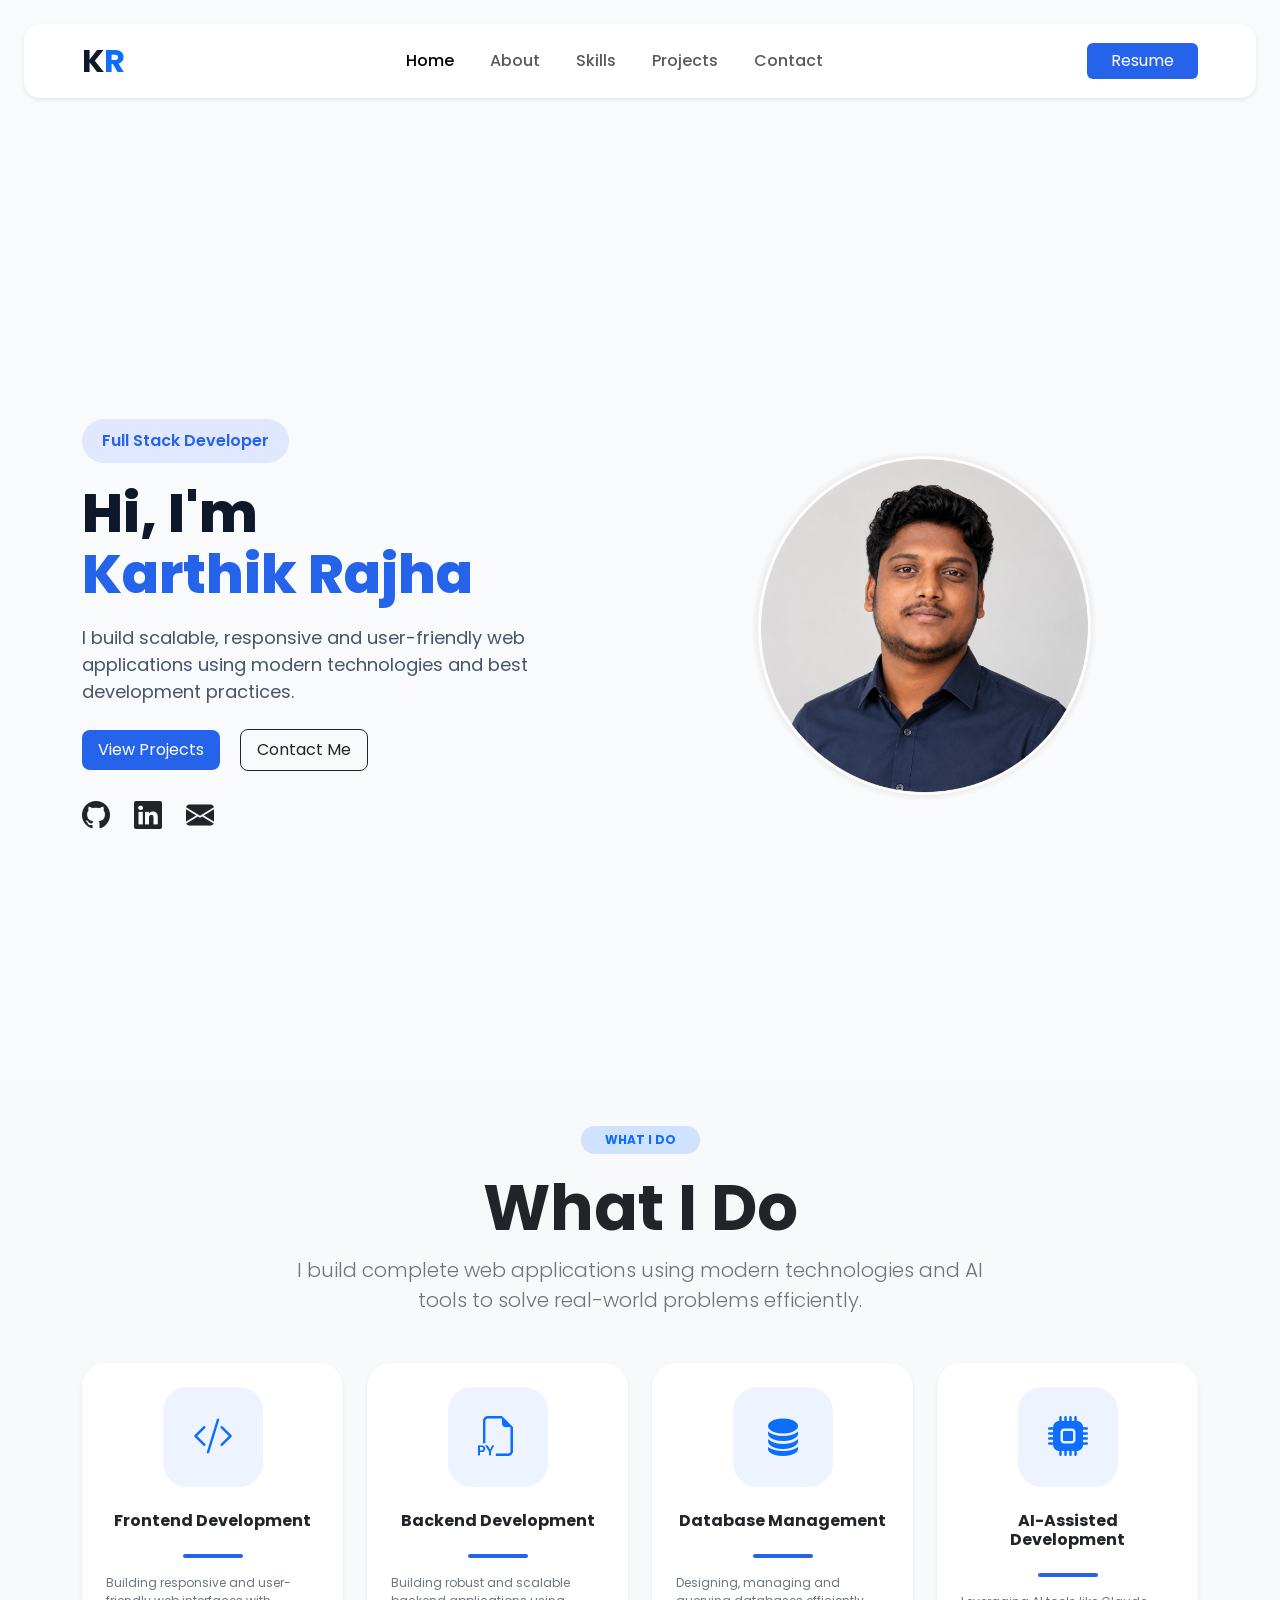
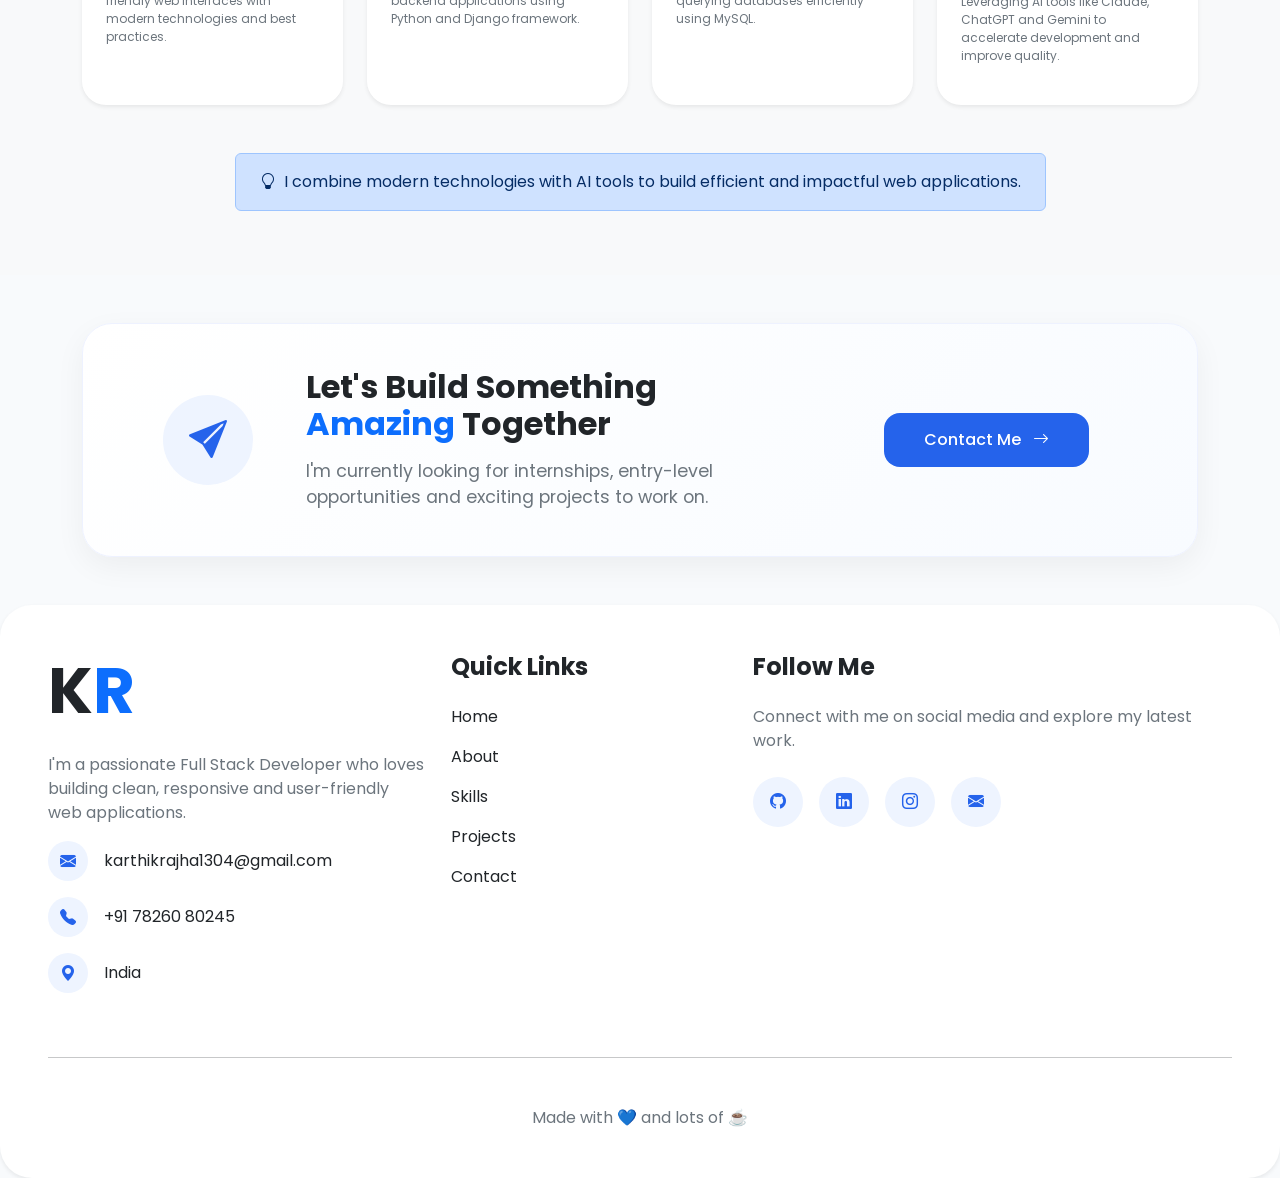
<file: index.html>
<!DOCTYPE html>
<html lang="en">

<head>
    <meta charset="UTF-8">
    <meta name="viewport" content="width=device-width, initial-scale=1.0">
    <title>Karthik Portfolio</title>

    <link rel="icon" type="Logo.png" href="assets/resources/logo.png">

    <link href="https://cdn.jsdelivr.net/npm/bootstrap@5.3.7/dist/css/bootstrap.min.css" rel="stylesheet">

    <link rel="stylesheet" href="https://cdn.jsdelivr.net/npm/bootstrap-icons@1.11.3/font/bootstrap-icons.min.css">

    <link href="https://unpkg.com/aos@2.3.4/dist/aos.css" rel="stylesheet">

    <link rel="stylesheet" href="assets/style.css">
</head>

<body>

    <nav class="navbar navbar-expand-lg navbar-light bg-white shadow-sm sticky-top m-4 rounded-4">
        <div class="container">

<a class="navbar-brand fw-bold logo" href="index.html">
    K<span class="text-primary">R</span>
</a>

            <button class="navbar-toggler" type="button" data-bs-toggle="collapse" data-bs-target="#navbarNav">

                <span class="navbar-toggler-icon"></span>
            </button>

            <div class="collapse navbar-collapse" id="navbarNav">

                <ul class="navbar-nav mx-auto">

                    <li class="nav-item">
                        <a class="nav-link active" href="index.html">Home</a>
                    </li>

                    <li class="nav-item">
                        <a class="nav-link" href="about.html">About</a>
                    </li>

                    <li class="nav-item">
                        <a class="nav-link" href="skills.html">Skills</a>
                    </li>

                    <li class="nav-item">
                        <a class="nav-link" href="project.html">Projects</a>
                    </li>

                    <li class="nav-item">
                        <a class="nav-link" href="contact.html">Contact</a>
                    </li>

                </ul>

                <a href="assets/resources/Resume - Karthik Rajha R P.pdf" class="btn btn-primary px-4" target="_blank">
                    Resume
                </a>

            </div>

        </div>
    </nav>

    <section class="hero">

        <div class="container">

            <div class="row align-items-center min-vh-100">

                <div class="col-lg-6">

                    <span class="badge-custom">
                        Full Stack Developer
                    </span>

                    <h1 class="hero-title">

                        Hi, I'm <br>

                        <span>Karthik Rajha</span>

                    </h1>

                    <p class="hero-text">

                        I build scalable, responsive and user-friendly web applications
                        using modern technologies and best development practices.

                    </p>

                    <div class="mt-4 hero-btns">

                        <a href="project.html" class="btn btn-primary btn-lg me-3">
                            View Projects
                        </a>

                        <a href="contact.html" class="btn btn-outline-dark btn-lg">
                            Contact Me
                        </a>

                    </div>

                    <div class="d-flex gap-4 mt-4 social-icons">

                        <a href="https://github.com/karthikrajha13" target="_blank" class="text-dark fs-3">

                            <i class="bi bi-github"></i>

                        </a>

                        <a href="https://linkedin.com/in/karthikrajha13" target="_blank" class="text-dark fs-3">

                            <i class="bi bi-linkedin"></i>

                        </a>

                        <a href="mailto:karthikrajha1304@gmail.com" class="text-dark fs-3">

                            <i class="bi bi-envelope-fill"></i>

                        </a>

                    </div>

                </div>

                <div class="col-lg-6 text-center">

                    <div class="avatar-box">

                        <img src="assets/resources/avatar.png" class="img-fluid avatar-img" alt="Avatar">

                    </div>

                </div>

            </div>

        </div>

    </section>

    <section class=" py-5 bg-light">

        <div class="container">

            <div class="text-center mb-5">

                <span class="badge bg-primary-subtle text-primary px-4 py-2 rounded-pill mb-3" data-aos="fade-up">
                    WHAT I DO
                </span>

                <h2 class="display-3 fw-bold" data-aos="fade-up" data-aos-delay="100">
                    What I Do
                </h2>

                <p class="lead text-secondary mx-auto" style="max-width:700px;" data-aos="fade-up" data-aos-delay="200">

                    I build complete web applications using modern technologies
                    and AI tools to solve real-world problems efficiently.

                </p>

            </div>

            <div class="whatsection row g-4">

                

                <div class="col-lg-3 col-md-6" data-aos="fade-up" data-aos-delay="100">

                    <div class="card h-100 border-0 shadow-sm text-center p-4 service-card">

                        <div class="icon-box mx-auto mb-4">
                            <i class="bi bi-code-slash fs-1 text-primary"></i>
                        </div>

                        <h4 class="fw-bold">
                            Frontend Development
                        </h4>

                        <div class="divider mx-auto my-3"></div>

                        <p class="text-secondary text-start">
                            Building responsive and user-friendly web interfaces
                            with modern technologies and best practices.
                        </p>

                    </div>

                </div>


                <div class="col-lg-3 col-md-6" data-aos="fade-up" data-aos-delay="200">

                    <div class="card h-100 border-0 shadow-sm text-center p-4 service-card">

                        <div class="icon-box mx-auto mb-4">
                            <i class="bi bi-filetype-py fs-1 text-primary"></i>
                        </div>

                        <h4 class="fw-bold">
                            Backend Development
                        </h4>

                        <div class="divider mx-auto my-3"></div>

                        <p class="text-secondary text-start">
                            Building robust and scalable backend applications
                            using Python and Django framework.
                        </p>
                    </div>

                </div>

                <!-- Database -->

                <div class="col-lg-3 col-md-6" data-aos="fade-up" data-aos-delay="300">

                    <div class="card h-100 border-0 shadow-sm text-center p-4 service-card">

                        <div class="icon-box mx-auto mb-4">
                            <i class="bi bi-database-fill fs-1 text-primary"></i>
                        </div>

                        <h4 class="fw-bold">
                            Database Management
                        </h4>

                        <div class="divider mx-auto my-3"></div>

                        <p class="text-secondary text-start ">
                            Designing, managing and querying databases
                            efficiently using MySQL.
                        </p>

                    </div>

                </div>

                <!-- AI -->

                <div class="col-lg-3 col-md-6" data-aos="fade-up" data-aos-delay="400">

                    <div class="card h-100 border-0 shadow-sm text-center p-4 service-card">

                        <div class="icon-box mx-auto mb-4">
                            <i class="bi bi-cpu-fill fs-1 text-primary"></i>
                        </div>

                        <h4 class="fw-bold">
                            AI-Assisted Development
                        </h4>

                        <div class="divider mx-auto my-3"></div>

                        <p class="text-secondary text-start">
                            Leveraging AI tools like Claude, ChatGPT and Gemini
                            to accelerate development and improve quality.
                        </p>

                    </div>

                </div>

            </div>

            <div class="text-center mt-5" data-aos="fade-up">

                <div class="alert alert-primary d-inline-flex align-items-center gap-2 px-4 py-3">

                    <i class="bi bi-lightbulb"></i>

                    <span>
                        I combine modern technologies with AI tools to build efficient and impactful web applications.
                    </span>

                </div>

            </div>

        </div>

    </section>

    <section class="py-5">

        <div class="container">

            <div class="cta-section" data-aos="zoom-in">

                <div class="row align-items-center">

                    <div class="col-lg-2 text-center mb-4 mb-lg-0">

                        <div class="cta-icon mx-auto">

                            <i class="bi bi-send-fill"></i>

                        </div>

                    </div>

                    <div class="col-lg-6 text-center text-lg-start">

                        <h2 class="fw-bold cta-title">

                            Let's Build Something

                            <span class="text-primary">
                                Amazing
                            </span>

                            Together

                        </h2>

                        <p class="text-secondary cta-text">

                            I'm currently looking for internships,
                            entry-level opportunities and exciting
                            projects to work on.

                        </p>

                    </div>

                    <div class="col-lg-4 text-center mt-4 mt-lg-0">

                        <a href="contact.html" class="btn btn-primary cta-btn">

                            Contact Me

                            <i class="bi bi-arrow-right ms-2"></i>

                        </a>

                    </div>

                </div>

            </div>

        </div>

    </section>

    <footer>

        <div class="bg-white shadow-sm rounded-5 p-5">

            <div class="row gy-5">

                <div class="col-lg-4">

                    <h2 class="fw-bold display-3 mb-4">
                        K<span class="text-primary">R</span>
                    </h2>

                    <p class="text-secondary">

                        I'm a passionate Full Stack Developer
                        who loves building clean, responsive
                        and user-friendly web applications.

                    </p>

                    <div class="d-flex align-items-center gap-3 mb-3">

                        <i class="bi bi-envelope-fill footer-icon"></i>

                        <span>karthikrajha1304@gmail.com</span>

                    </div>

                    <div class="d-flex align-items-center gap-3 mb-3">

                        <i class="bi bi-telephone-fill footer-icon"></i>

                        <span>+91 78260 80245</span>

                    </div>

                    <div class="d-flex align-items-center gap-3 mb-3">

                        <i class="bi bi-geo-alt-fill footer-icon"></i>

                        <span>India</span>

                    </div>

                </div>

                <div class="col-lg-3">

                    <h4 class="fw-bold mb-4">
                        Quick Links
                    </h4>

                    <ul class="list-unstyled">

                        <li class="mb-3">
                            <a href="index.html" class="text-decoration-none text-dark">Home</a>
                        </li>

                        <li class="mb-3">
                            <a href="about.html" class="text-decoration-none text-dark">About</a>
                        </li>

                        <li class="mb-3">
                            <a href="skills.html" class="text-decoration-none text-dark">Skills</a>
                        </li>

                        <li class="mb-3">
                            <a href="project.html" class="text-decoration-none text-dark">Projects</a>
                        </li>

                        <li>
                            <a href="contact.html" class="text-decoration-none text-dark">Contact</a>
                        </li>

                    </ul>

                </div>

                <div class="col-lg-5">

                    <h4 class="fw-bold mb-4">
                        Follow Me
                    </h4>

                    <p class="text-secondary">

                        Connect with me on social media and
                        explore my latest work.

                    </p>

                    <div class="d-flex gap-3 mt-4">

                        <a href="https://github.com/karthikrajha13" class="footer-social" target="_blank">

                            <i class="bi bi-github"></i>

                        </a>

                        <a href="https://www.linkedin.com/in/karthikrajha13" class="footer-social" target="_blank">

                            <i class="bi bi-linkedin"></i>

                        </a>

                        <a href="https://www.instagram.com/karthikrajha_13" class="footer-social" target="_blank">

                            <i class="bi bi-instagram"></i>

                        </a>

                        <a href="mailto:karthikrajha1304@gmail.com" class="footer-social" target="_blank">

                            <i class="bi bi-envelope-fill"></i>

                        </a>

                    </div>
                </div>

            </div>

            <hr class="my-5">

            <p class="text-center text-secondary mb-0">

                Made with 💙 and lots of ☕

            </p>

        </div>

    </footer>

    <script src="https://cdn.jsdelivr.net/npm/bootstrap@5.3.7/dist/js/bootstrap.bundle.min.js"></script>

    <script src="https://unpkg.com/aos@2.3.4/dist/aos.js"></script>

    <script>
        AOS.init({
            duration: 1000,
            once: true,
            easing: "ease-out-cubic"
        });
    </script>

</body>

</html>
</file>
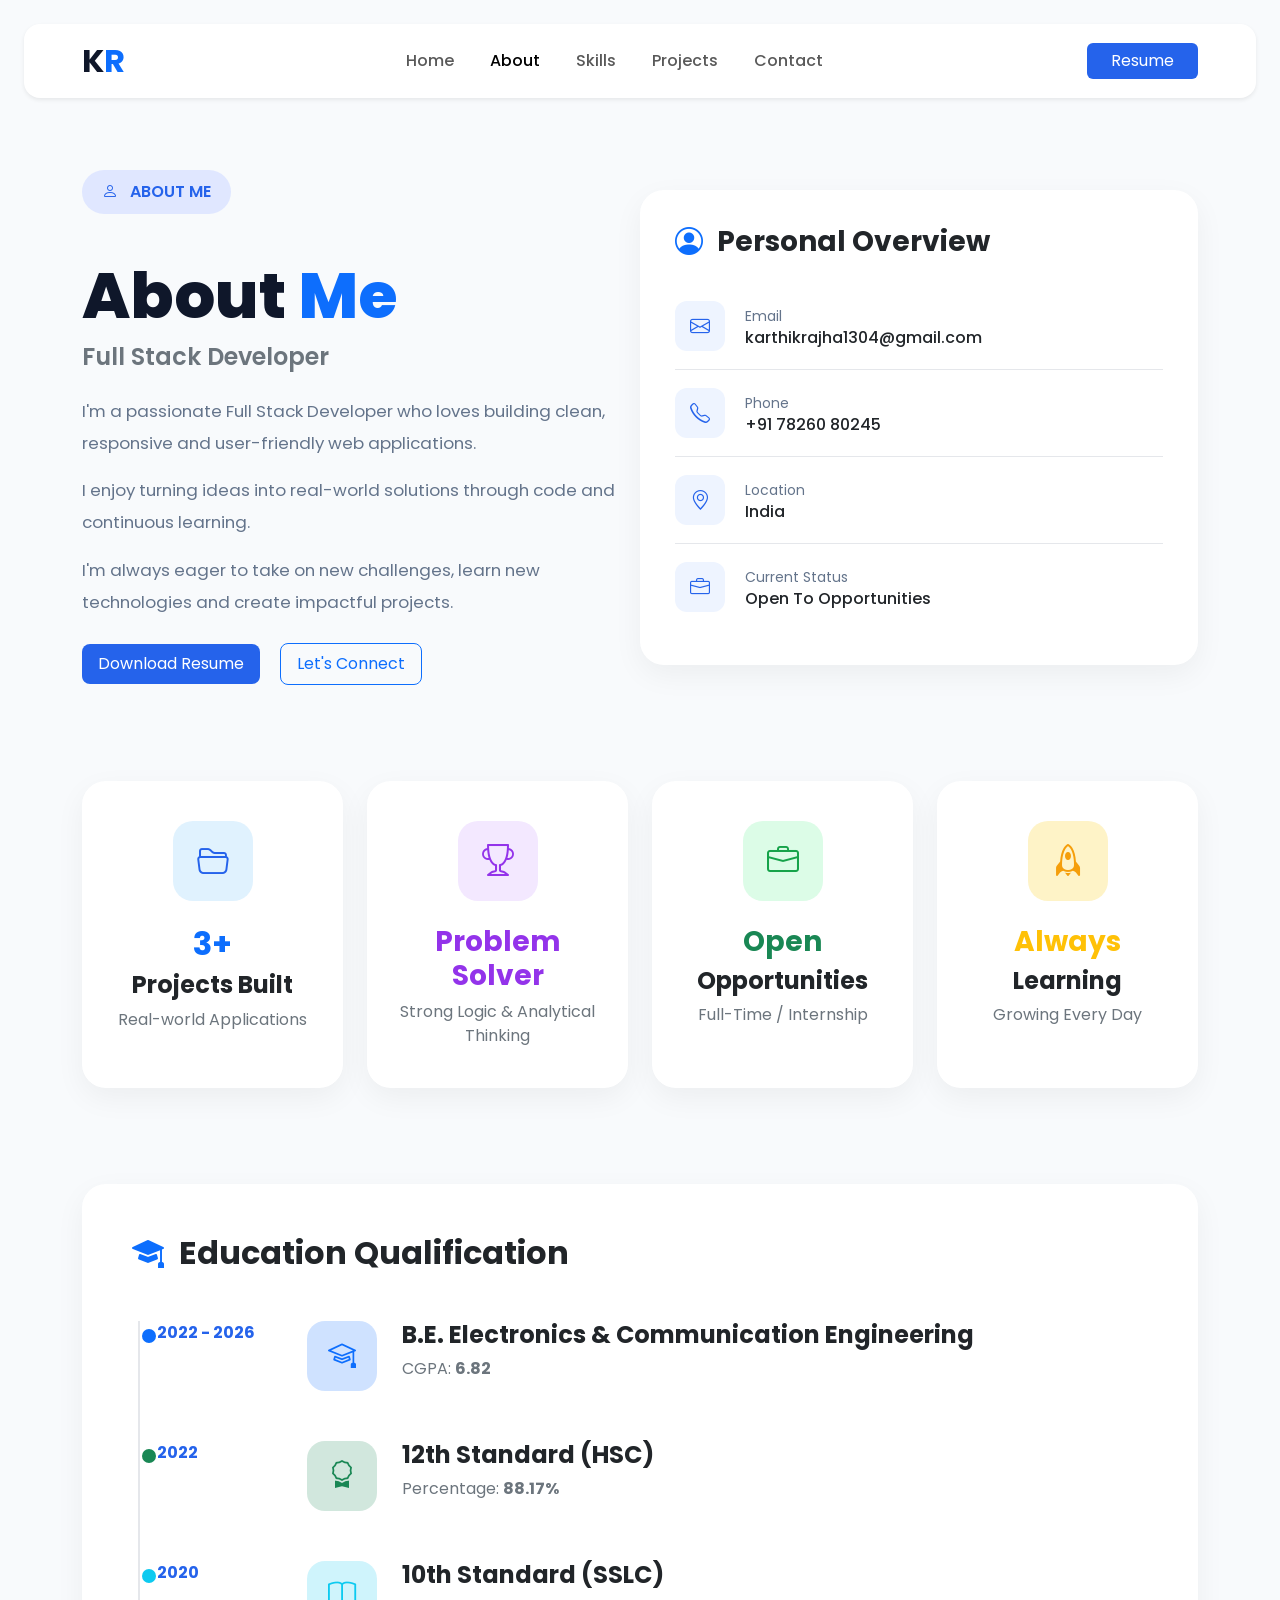
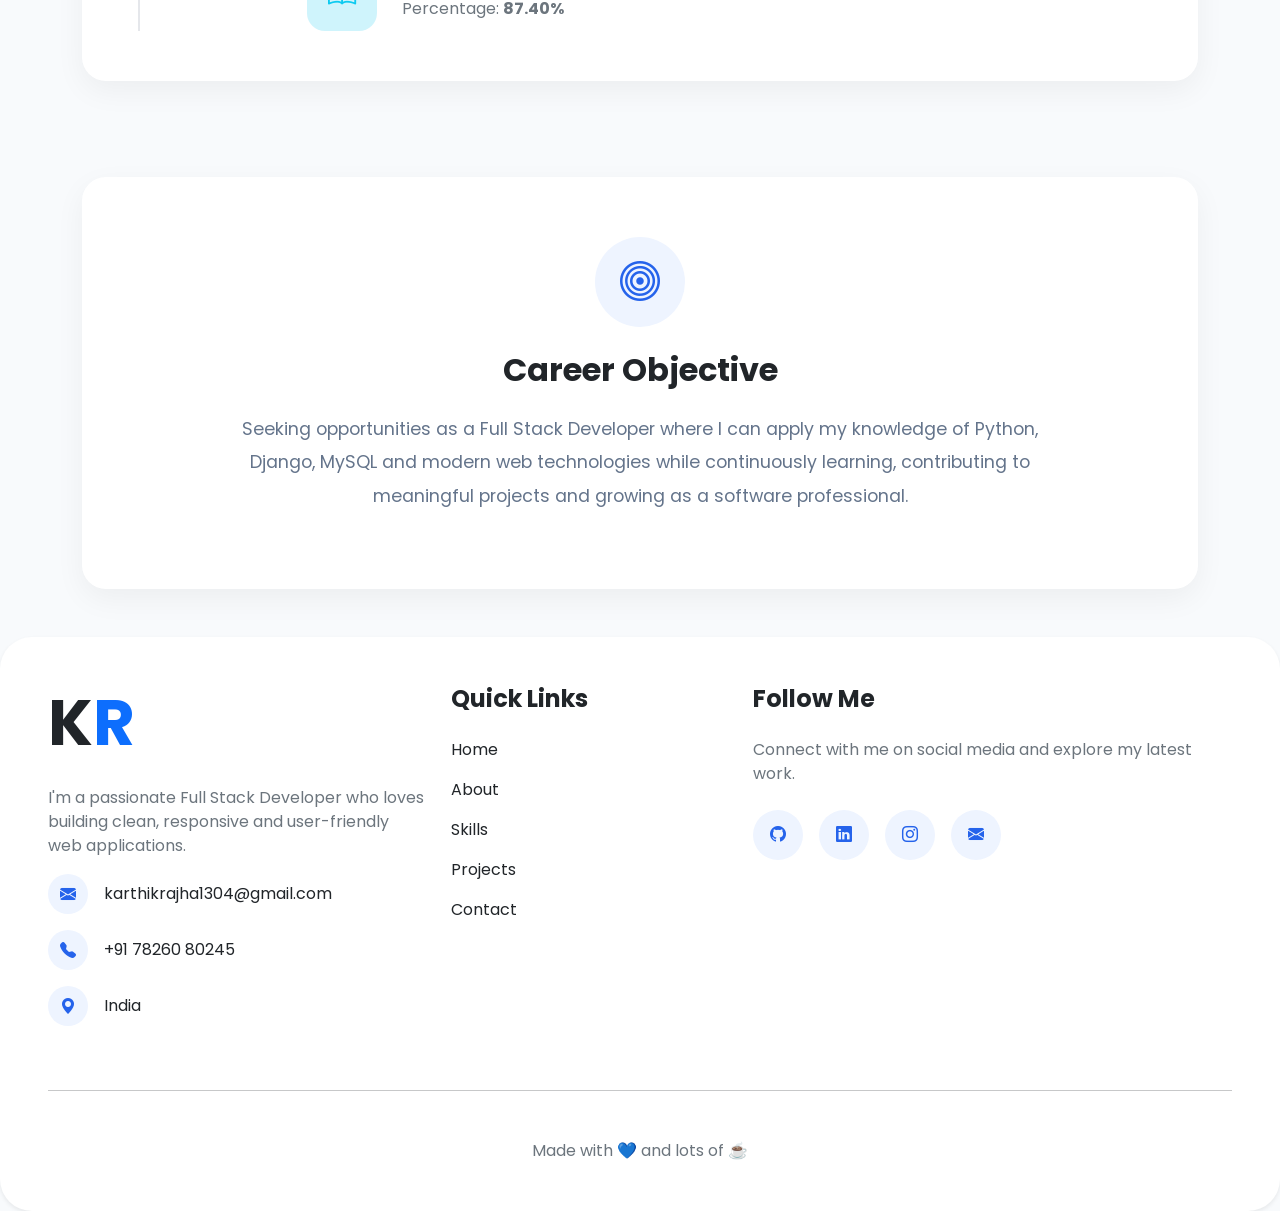
<file: about.html>
<!DOCTYPE html>
<html lang="en">

<head>
    <meta charset="UTF-8">
    <meta name="viewport" content="width=device-width, initial-scale=1.0">
    <title>About</title>

    <link href="https://cdn.jsdelivr.net/npm/bootstrap@5.3.7/dist/css/bootstrap.min.css" rel="stylesheet">

    <link rel="stylesheet" href="https://cdn.jsdelivr.net/npm/bootstrap-icons@1.11.3/font/bootstrap-icons.min.css">

    <link href="https://unpkg.com/aos@2.3.4/dist/aos.css" rel="stylesheet">

    <link rel="stylesheet" href="assets/style.css">
</head>

<body>

    <nav class="navbar navbar-expand-lg navbar-light bg-white shadow-sm sticky-top m-4 rounded-4">
        <div class="container">

<a class="navbar-brand fw-bold logo" href="index.html">
    K<span class="text-primary">R</span>
</a>

            <button class="navbar-toggler" type="button" data-bs-toggle="collapse" data-bs-target="#navbarNav">

                <span class="navbar-toggler-icon"></span>
            </button>

            <div class="collapse navbar-collapse" id="navbarNav">

                <ul class="navbar-nav mx-auto">

                    <li class="nav-item">
                        <a class="nav-link" href="index.html">Home</a>
                    </li>

                    <li class="nav-item">
                        <a class="nav-link active" href="about.html">About</a>
                    </li>

                    <li class="nav-item">
                        <a class="nav-link" href="skills.html">Skills</a>
                    </li>

                    <li class="nav-item">
                        <a class="nav-link" href="project.html">Projects</a>
                    </li>

                    <li class="nav-item">
                        <a class="nav-link" href="contact.html">Contact</a>
                    </li>

                </ul>

                <a href="assets/resources/Resume - Karthik Rajha R P.pdf" class="btn btn-primary px-4" target="_blank">
                    Resume
                </a>

            </div>

        </div>
    </nav>

    <section class="about-hero py-5">

        <div class="container">

            <div class="row align-items-center gx-0 gy-5">

                <div class="col-lg-6 about-left">

                    <span class="badge-custom">
                        <i class="bi bi-person me-2"></i>
                        ABOUT ME
                    </span>

                    <h1 class="about-title mt-4">

                        About

                        <span class="text-primary">
                            Me
                        </span>

                    </h1>

                    <h4 class="text-secondary fw-semibold mb-4">
                        Full Stack Developer
                    </h4>

                    <p class="about-text">

                        I'm a passionate Full Stack Developer who loves building
                        clean, responsive and user-friendly web applications.

                    </p>

                    <p class="about-text">

                        I enjoy turning ideas into real-world solutions through
                        code and continuous learning.

                    </p>

                    <p class="about-text">

                        I'm always eager to take on new challenges, learn new
                        technologies and create impactful projects.

                    </p>

                    <div class="mt-4">

                        <a href="assets/resources/Resume - Karthik Rajha R P.pdf" class="btn btn-primary btn-lg me-3" target="_blank">

                            Download Resume

                        </a>

                        <a href="contact.html" class="btn btn-outline-primary btn-lg">

                            Let's Connect

                        </a>

                    </div>

                </div>

                <div class="col-lg-6 about-right">

                    <div class="overview-card">

                        <h3 class="fw-bold mb-4">

                            <i class="bi bi-person-circle text-primary me-2"></i>

                            Personal Overview

                        </h3>

                        <div class="overview-item">

                            <i class="bi bi-envelope"></i>

                            <div>
                                <small>Email</small>
                                <h6 class="mb-0">karthikrajha1304@gmail.com</h6>
                            </div>

                        </div>

                        <div class="overview-item">

                            <i class="bi bi-telephone"></i>

                            <div>
                                <small>Phone</small>
                                <h6 class="mb-0">+91 78260 80245</h6>
                            </div>

                        </div>

                        <div class="overview-item">

                            <i class="bi bi-geo-alt"></i>

                            <div>
                                <small>Location</small>
                                <h6 class="mb-0">India</h6>
                            </div>

                        </div>

                        <div class="overview-item">

                            <i class="bi bi-briefcase"></i>

                            <div>
                                <small>Current Status</small>
                                <h6 class="mb-0">Open To Opportunities</h6>
                            </div>

                        </div>

                    </div>

                </div>

            </div>

        </div>

    </section>

    <section class="py-5">

        <div class="container">

            <div class="row g-4">

                <div class="col-md-6 col-lg-3" data-aos="fade-up" data-aos-delay="100">

                    <div class="stat-card">

                        <div class="stat-icon blue mx-auto mb-4">
                            <i class="bi bi-folder2-open"></i>
                        </div>

                        <h2 class="text-primary fw-bold">
                            3+
                        </h2>

                        <h4 class="fw-bold">
                            Projects Built
                        </h4>

                        <p class="text-secondary mb-0">
                            Real-world Applications
                        </p>

                    </div>

                </div>

                <div class="col-md-6 col-lg-3" data-aos="fade-up" data-aos-delay="200">

                    <div class="stat-card">

                        <div class="stat-icon purple mx-auto mb-4">
                            <i class="bi bi-trophy"></i>
                        </div>

                        <h3 class="text-purple fw-bold">
                            Problem Solver
                        </h3>

                        <p class="text-secondary mb-0">
                            Strong Logic & Analytical Thinking
                        </p>

                    </div>

                </div>

                <div class="col-md-6 col-lg-3" data-aos="fade-up" data-aos-delay="300">

                    <div class="stat-card">

                        <div class="stat-icon green mx-auto mb-4">
                            <i class="bi bi-briefcase"></i>
                        </div>

                        <h3 class="text-success fw-bold">
                            Open
                        </h3>

                        <h4 class="fw-bold">
                            Opportunities
                        </h4>

                        <p class="text-secondary mb-0">
                            Full-Time / Internship
                        </p>

                    </div>

                </div>

                <div class="col-md-6 col-lg-3" data-aos="fade-up" data-aos-delay="400">

                    <div class="stat-card">

                        <div class="stat-icon orange mx-auto mb-4">
                            <i class="bi bi-rocket"></i>
                        </div>

                        <h3 class="text-warning fw-bold">
                            Always
                        </h3>

                        <h4 class="fw-bold">
                            Learning
                        </h4>

                        <p class="text-secondary mb-0">
                            Growing Every Day
                        </p>

                    </div>

                </div>

            </div>

        </div>

    </section>

    <section class="py-5">

        <div class="container">

            <div class="education-card" data-aos="fade-up">

                <h2 class="fw-bold mb-5">

                    <i class="bi bi-mortarboard-fill text-primary me-2"></i>

                    Education Qualification

                </h2>

                <div class="timeline">

                    <div class="timeline-item">

                        <div class="timeline-dot bg-primary"></div>

                        <div class="timeline-year">
                            2022 - 2026
                        </div>

                        <div class="timeline-content">

                            <div class="timeline-icon bg-primary-subtle">

                                <i class="bi bi-mortarboard text-primary"></i>

                            </div>

                            <div>

                                <h4 class="fw-bold mb-2">

                                    B.E. Electronics & Communication Engineering

                                </h4>

                                <p class="mb-1 text-secondary">

                                    CGPA: <strong>6.82</strong>

                                </p>

                            </div>

                        </div>

                    </div>

                    <div class="timeline-item">

                        <div class="timeline-dot bg-success"></div>

                        <div class="timeline-year">
                            2022
                        </div>

                        <div class="timeline-content">

                            <div class="timeline-icon bg-success-subtle">

                                <i class="bi bi-award text-success"></i>

                            </div>

                            <div>

                                <h4 class="fw-bold mb-2">
                                    12th Standard (HSC)
                                </h4>

                                <p class="mb-1 text-secondary">

                                    Percentage:
                                    <strong>88.17%</strong>

                                </p>

                            </div>

                        </div>

                    </div>

                    <div class="timeline-item">

                        <div class="timeline-dot bg-info"></div>

                        <div class="timeline-year">
                            2020
                        </div>

                        <div class="timeline-content">

                            <div class="timeline-icon bg-info-subtle">

                                <i class="bi bi-book text-info"></i>

                            </div>

                            <div>

                                <h4 class="fw-bold mb-2">
                                    10th Standard (SSLC)
                                </h4>

                                <p class="mb-1 text-secondary">

                                    Percentage:
                                    <strong>87.40%</strong>

                                </p>

                            </div>

                        </div>

                    </div>

                </div>

            </div>

        </div>

    </section>

    <section class="py-5">

        <div class="container">

            <div class="objective-card text-center" data-aos="fade-up">

                <div class="objective-icon mx-auto mb-4">

                    <i class="bi bi-bullseye"></i>

                </div>

                <h2 class="fw-bold mb-4">

                    Career Objective

                </h2>

                <p class="objective-text mx-auto">

                    Seeking opportunities as a Full Stack Developer where I can
                    apply my knowledge of Python, Django, MySQL and modern web
                    technologies while continuously learning, contributing to
                    meaningful projects and growing as a software professional.

                </p>

            </div>

        </div>

    </section>



    <footer>

        <div class="bg-white shadow-sm rounded-5 p-5">

            <div class="row gy-5">

                <div class="col-lg-4">

                    <h2 class="fw-bold display-3 mb-4">
                        K<span class="text-primary">R</span>
                    </h2>

                    <p class="text-secondary">

                        I'm a passionate Full Stack Developer
                        who loves building clean, responsive
                        and user-friendly web applications.

                    </p>

                    <div class="d-flex align-items-center gap-3 mb-3">

                        <i class="bi bi-envelope-fill footer-icon"></i>

                        <span>karthikrajha1304@gmail.com</span>

                    </div>

                    <div class="d-flex align-items-center gap-3 mb-3">

                        <i class="bi bi-telephone-fill footer-icon"></i>

                        <span>+91 78260 80245</span>

                    </div>

                    <div class="d-flex align-items-center gap-3 mb-3">

                        <i class="bi bi-geo-alt-fill footer-icon"></i>

                        <span>India</span>

                    </div>

                </div>

                <div class="col-lg-3">

                    <h4 class="fw-bold mb-4">
                        Quick Links
                    </h4>

                    <ul class="list-unstyled">

                        <li class="mb-3">
                            <a href="index.html" class="text-decoration-none text-dark">Home</a>
                        </li>

                        <li class="mb-3">
                            <a href="about.html" class="text-decoration-none text-dark">About</a>
                        </li>

                        <li class="mb-3">
                            <a href="skills.html" class="text-decoration-none text-dark">Skills</a>
                        </li>

                        <li class="mb-3">
                            <a href="project.html" class="text-decoration-none text-dark">Projects</a>
                        </li>

                        <li>
                            <a href="contact.html" class="text-decoration-none text-dark">Contact</a>
                        </li>

                    </ul>

                </div>

                <div class="col-lg-5">

                    <h4 class="fw-bold mb-4">
                        Follow Me
                    </h4>

                    <p class="text-secondary">

                        Connect with me on social media and
                        explore my latest work.

                    </p>

                    <div class="d-flex gap-3 mt-4">

                        <a href="https://github.com/karthikrajha13" class="footer-social" target="_blank">

                            <i class="bi bi-github"></i>

                        </a>

                        <a href="https://www.linkedin.com/in/karthikrajha13" class="footer-social" target="_blank">

                            <i class="bi bi-linkedin"></i>

                        </a>

                        <a href="https://www.instagram.com/karthikrajha_13" class="footer-social" target="_blank">

                            <i class="bi bi-instagram"></i>

                        </a>

                        <a href="mailto:karthikrajha1304@gmail.com" class="footer-social" target="_blank">

                            <i class="bi bi-envelope-fill"></i>

                        </a>

                    </div>
                </div>

            </div>

            <hr class="my-5">

            <p class="text-center text-secondary mb-0">

                Made with 💙 and lots of ☕

            </p>

        </div>

    </footer>

    <script src="https://cdn.jsdelivr.net/npm/bootstrap@5.3.7/dist/js/bootstrap.bundle.min.js"></script>

    <script src="https://unpkg.com/aos@2.3.4/dist/aos.js"></script>

    <script>
        AOS.init({
            duration: 1000,
            once: true,
            easing: "ease-out-cubic"
        });
    </script>

</body>

</html>
</file>
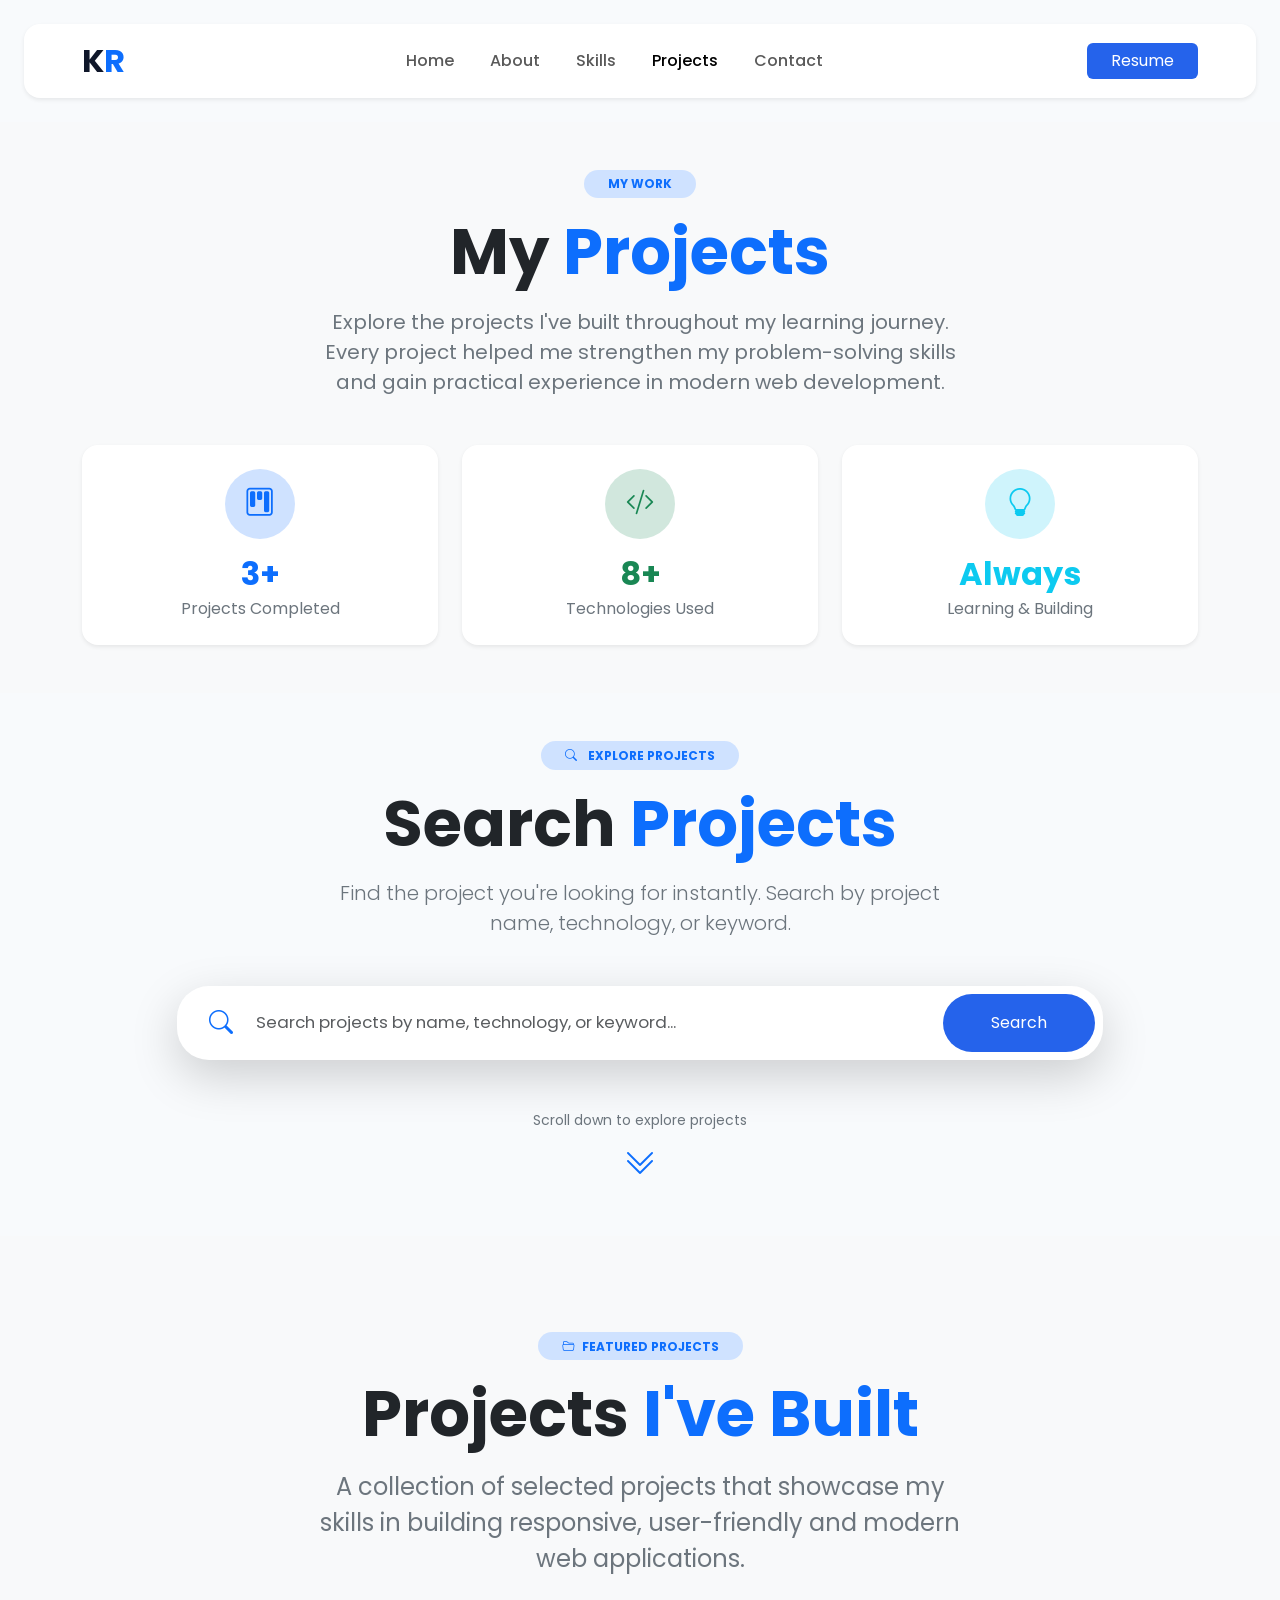
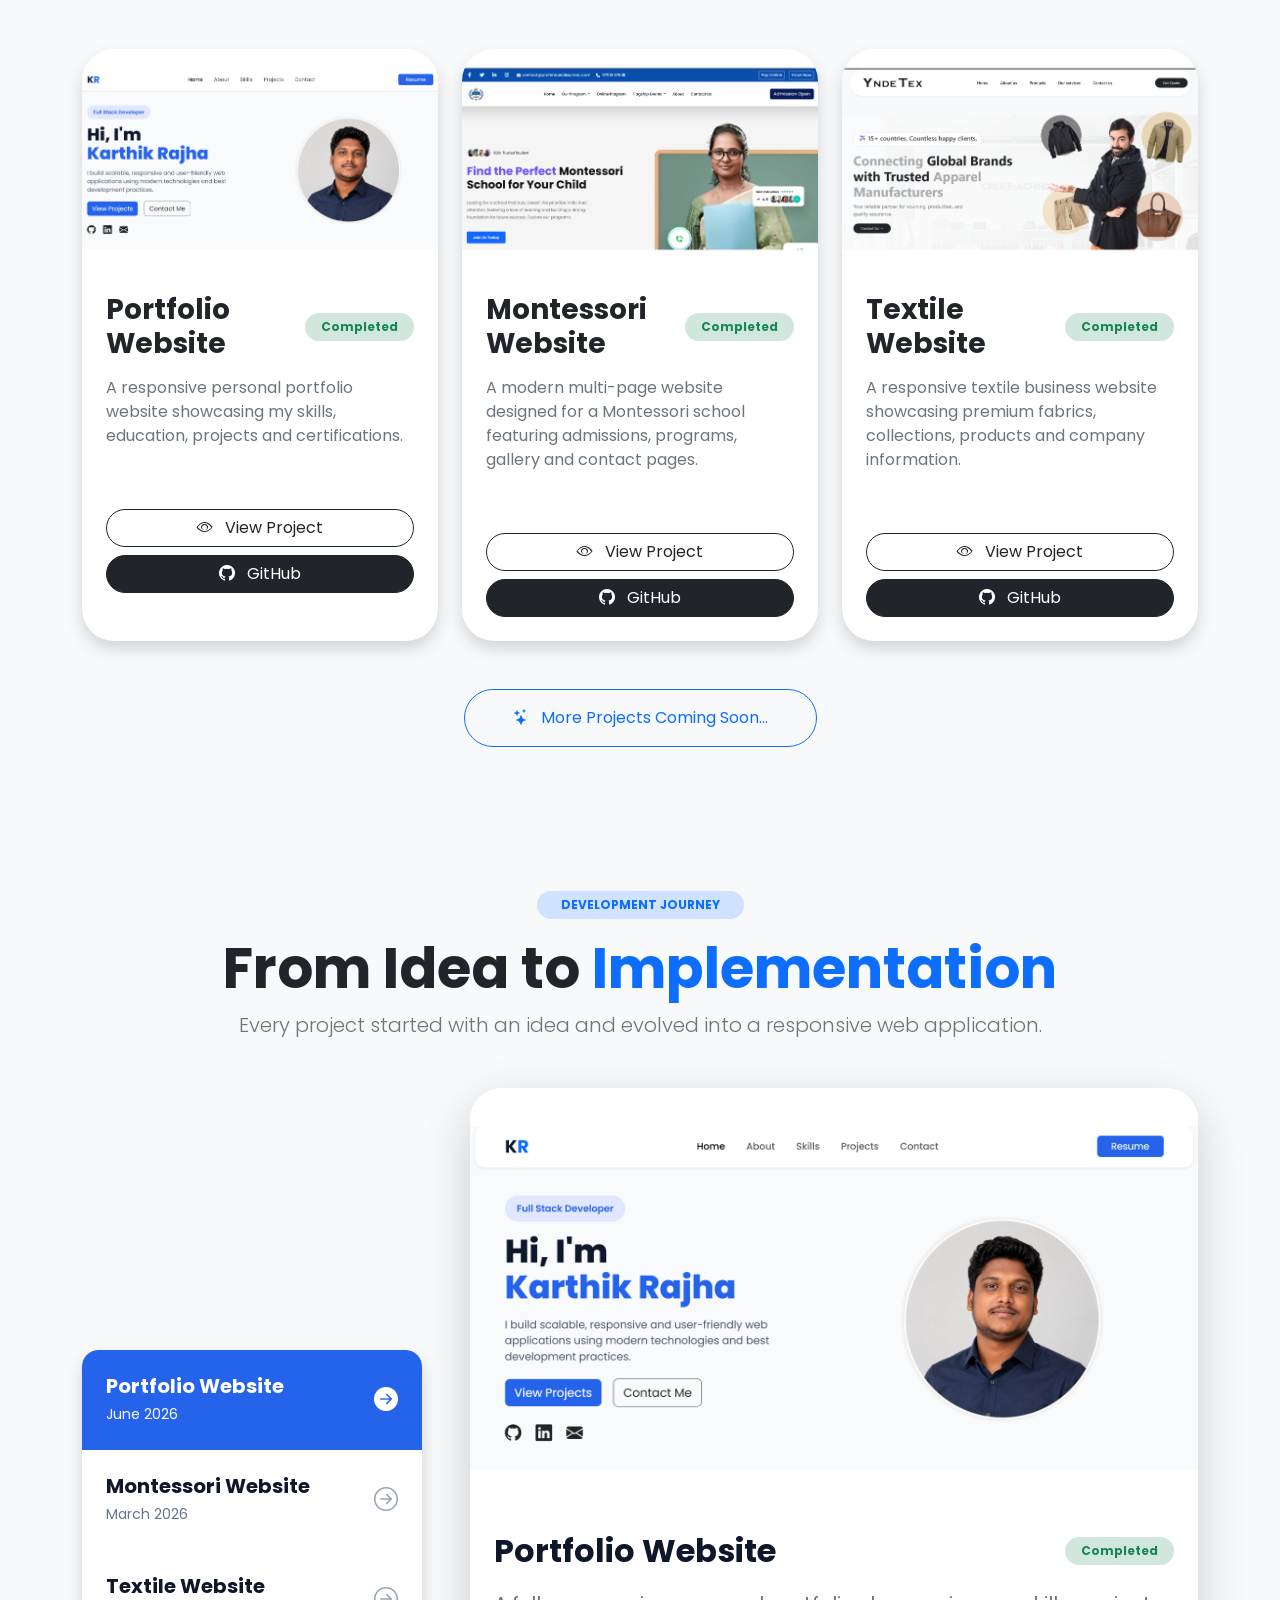
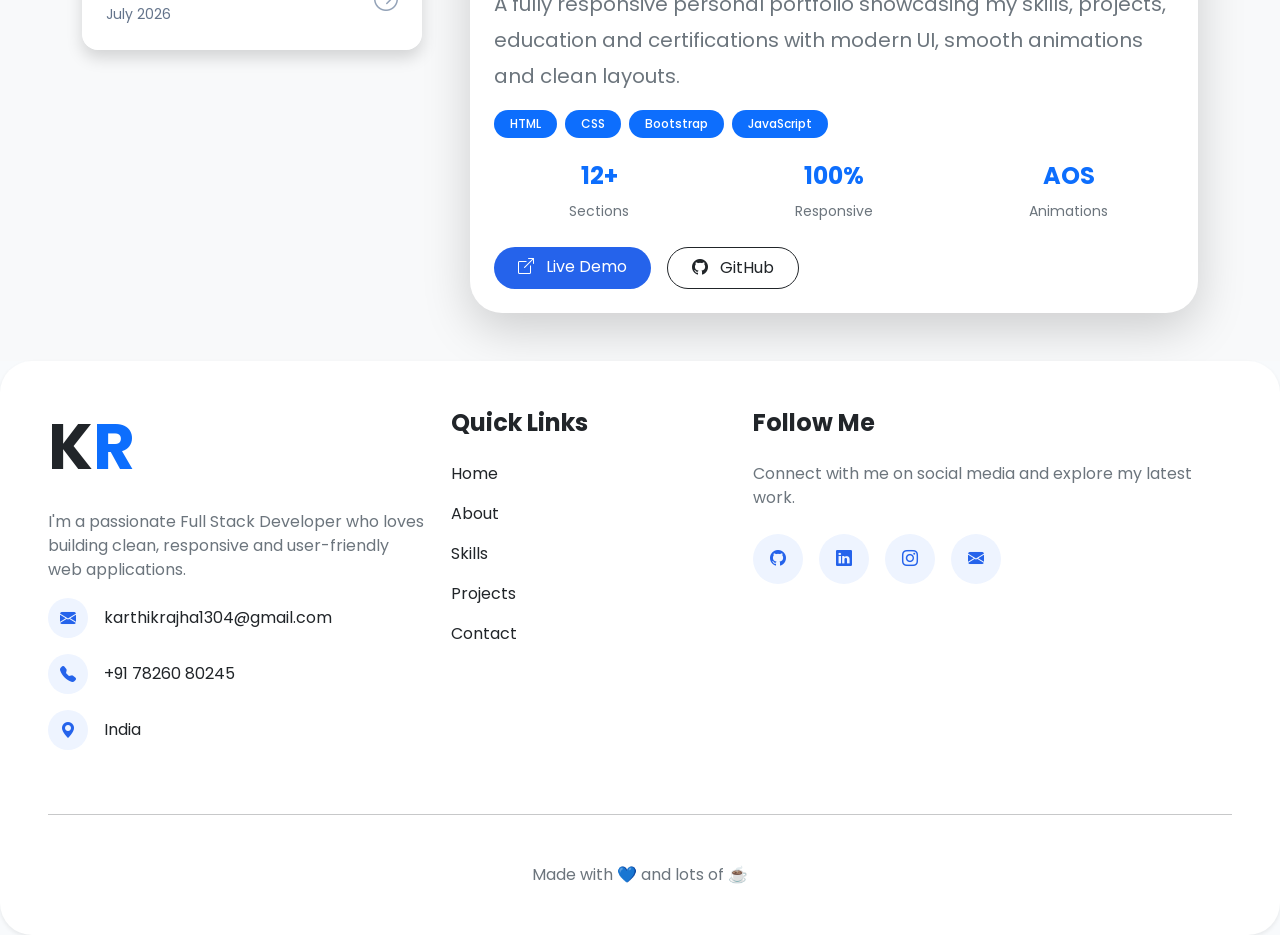
<file: project.html>
<!DOCTYPE html>
<html lang="en">

<head>
    <meta charset="UTF-8">
    <meta name="viewport" content="width=device-width, initial-scale=1.0">
    <title>Projects</title>

    <link href="https://cdn.jsdelivr.net/npm/bootstrap@5.3.7/dist/css/bootstrap.min.css" rel="stylesheet">

    <link rel="stylesheet" href="https://cdn.jsdelivr.net/npm/bootstrap-icons@1.11.3/font/bootstrap-icons.min.css">

    <link href="https://unpkg.com/aos@2.3.4/dist/aos.css" rel="stylesheet">

    <link rel="stylesheet" href="assets/style.css">
</head>

<body>

    <nav class="navbar navbar-expand-lg navbar-light bg-white shadow-sm sticky-top m-4 rounded-4">
        <div class="container">

            <a class="navbar-brand fw-bold logo" href="index.html">
                K<span class="text-primary">R</span>
            </a>

            <button class="navbar-toggler" type="button" data-bs-toggle="collapse" data-bs-target="#navbarNav">

                <span class="navbar-toggler-icon"></span>
            </button>

            <div class="collapse navbar-collapse" id="navbarNav">

                <ul class="navbar-nav mx-auto">

                    <li class="nav-item">
                        <a class="nav-link" href="index.html">Home</a>
                    </li>

                    <li class="nav-item">
                        <a class="nav-link" href="about.html">About</a>
                    </li>

                    <li class="nav-item">
                        <a class="nav-link" href="skills.html">Skills</a>
                    </li>

                    <li class="nav-item">
                        <a class="nav-link active" href="project.html">Projects</a>
                    </li>

                    <li class="nav-item">
                        <a class="nav-link" href="contact.html">Contact</a>
                    </li>

                </ul>

                <a href="assets/resources/Resume - Karthik Rajha R P.pdf" class="btn btn-primary px-4" target="_blank">
                    Resume
                </a>

            </div>

        </div>
    </nav>

    <section class="py-5 bg-light">

        <div class="container">

            <div class="text-center mb-5">

                <span class="badge bg-primary-subtle text-primary px-4 py-2 rounded-pill mb-3" data-aos="fade-up">
                    MY WORK
                </span>

                <h1 class="display-3 fw-bold" data-aos="fade-up" data-aos-delay="100">
                    My <span class="text-primary">Projects</span>
                </h1>

                <p class="text-secondary fs-5 col-lg-7 mx-auto mt-3" data-aos="fade-up" data-aos-delay="200">
                    Explore the projects I've built throughout my learning journey.
                    Every project helped me strengthen my problem-solving skills and
                    gain practical experience in modern web development.
                </p>

            </div>

            <div class="row g-4">

                <div class="col-md-6 col-lg-4" data-aos="zoom-in" data-aos-delay="100">
                    <div class="card border-0 shadow-sm rounded-4 h-100">
                        <div class="card-body text-center p-4">

                            <div class="icon-circle bg-primary-subtle text-primary mx-auto mb-3">
                                <i class="bi bi-kanban fs-3"></i>
                            </div>

                            <h2 class="fw-bold text-primary mb-1 counter" data-target="3">3+</h2>

                            <p class="text-secondary mb-0">
                                Projects Completed
                            </p>

                        </div>
                    </div>
                </div>

                <div class="col-md-6 col-lg-4" data-aos="zoom-in" data-aos-delay="200">
                    <div class="card border-0 shadow-sm rounded-4 h-100">
                        <div class="card-body text-center p-4">

                            <div class="icon-circle bg-success-subtle text-success mx-auto mb-3">
                                <i class="bi bi-code-slash fs-3"></i>
                            </div>

                            <h2 class="fw-bold text-success mb-1">8+</h2>

                            <p class="text-secondary mb-0">
                                Technologies Used
                            </p>

                        </div>
                    </div>
                </div>

                <div class="col-md-6 col-lg-4" data-aos="zoom-in" data-aos-delay="400">
                    <div class="card border-0 shadow-sm rounded-4 h-100">
                        <div class="card-body text-center p-4">

                            <div class="icon-circle bg-info-subtle text-info mx-auto mb-3">
                                <i class="bi bi-lightbulb fs-3"></i>
                            </div>

                            <h2 class="fw-bold text-info mb-1">Always</h2>

                            <p class="text-secondary mb-0">
                                Learning & Building
                            </p>

                        </div>
                    </div>
                </div>

            </div>

        </div>

    </section>

    <section class="py-5 overflow-hidden" id="project-search">

        <div class="container">

            <div class="text-center mb-5">

                <span class="badge bg-primary-subtle text-primary px-4 py-2 rounded-pill mb-3" data-aos="fade-down">
                    <i class="bi bi-search me-2"></i>
                    EXPLORE PROJECTS
                </span>

                <h2 class="display-3 fw-bold" data-aos="fade-up" data-aos-delay="100">

                    Search
                    <span class="text-primary">
                        Projects
                    </span>

                </h2>

                <p class="lead text-secondary col-lg-7 mx-auto mt-3" data-aos="fade-up" data-aos-delay="200">

                    Find the project you're looking for instantly.
                    Search by project name, technology, or keyword.

                </p>

            </div>

            <div class="row justify-content-center">

                <div class="col-lg-10" data-aos="zoom-in" data-aos-delay="300">

                    <div class="search-box shadow-lg rounded-5 p-2 bg-white">

                        <div class="input-group">

                            <span class="input-group-text bg-transparent border-0 ps-4">

                                <i class="bi bi-search fs-4 text-primary"></i>

                            </span>

                            <input type="text" id="projectSearch" class="form-control border-0 shadow-none py-3"
                                placeholder="Search projects by name, technology, or keyword...">

                            <button class="btn btn-primary rounded-5 px-5" id="searchBtn">
                                Search
                            </button>

                        </div>
                    </div>

                </div>

            </div>
            <div id="searchMessage" class="text-center mt-3 fw-semibold"></div>
            <div class="text-center mt-5" data-aos="fade-up" data-aos-delay="500">

                <small class="text-secondary">

                    Scroll down to explore projects

                </small>

                <div class="mt-2">

                    <i class="bi bi-chevron-double-down fs-2 text-primary bounce-arrow"></i>

                </div>

            </div>

        </div>

    </section>

    <section class="py-5 bg-light" id="projects">
        <div class="container py-5">

            <div class="text-center mb-5">

                <span class="badge rounded-pill bg-primary-subtle text-primary px-4 py-2 mb-3" data-aos="fade-up">
                    <i class="bi bi-folder2-open me-2"></i>FEATURED PROJECTS
                </span>

                <h2 class="display-3 fw-bold mb-3" data-aos="fade-up" data-aos-delay="100">
                    Projects
                    <span class="text-primary">I've Built</span>
                </h2>

                <p class="text-secondary fs-4 col-lg-7 mx-auto" data-aos="fade-up" data-aos-delay="200">
                    A collection of selected projects that showcase my skills in building responsive,
                    user-friendly and modern web applications.
                </p>

            </div>



            <div class="row g-4 mt-4">




                <div class="col-lg-4 project-card" data-category="portfolio html css bootstrap javascript"
                    data-aos="fade-up">

                    <div class="card border-0 shadow rounded-5 h-100 overflow-hidden">

                        <img src="assets/resources/portfolio-project.png" class="img-fluid">

                        <div class="card-body p-4">

                            <div class="d-flex justify-content-between align-items-center mb-3">

                                <h3 class="fw-bold mb-0">
                                    Portfolio Website
                                </h3>

                                <span class="badge bg-success-subtle text-success rounded-pill px-3 py-2">
                                    Completed
                                </span>

                            </div>

                            <p class="text-secondary">

                                A responsive personal portfolio website showcasing my skills,
                                education, projects and certifications.

                            </p>

                            <div class="d-flex flex-wrap gap-2 mb-4">

                                <span class="badge text-bg-warning-subtle">HTML</span>
                                <span class="badge text-bg-primary-subtle">CSS</span>
                                <span class="badge text-bg-info-subtle">Bootstrap</span>
                                <span class="badge text-bg-danger-subtle">JavaScript</span>

                            </div>

                            <div class="d-grid gap-2">

                                <a href="https://karthikrajha13.github.io/Portfolio-Project/"
                                    class="btn btn-outline-dark rounded-pill">

                                    <i class="bi bi-eye me-2"></i>
                                    View Project

                                </a>

                                <a href="https://github.com/karthikrajha13/Portfolio-Project"
                                    class="btn btn-dark rounded-pill">

                                    <i class="bi bi-github me-2"></i>
                                    GitHub

                                </a>

                            </div>

                        </div>

                    </div>

                </div>






                <div class="col-lg-4 project-card" data-category="school html css bootstrap" data-aos="fade-up"
                    data-aos-delay="150">

                    <div class="card border-0 shadow rounded-5 h-100 overflow-hidden">

                        <img src="assets/resources/montessori-project.png" class="img-fluid">

                        <div class="card-body p-4">

                            <div class="d-flex justify-content-between align-items-center mb-3">

                                <h3 class="fw-bold mb-0">
                                    Montessori Website
                                </h3>

                                <span class="badge bg-success-subtle text-success rounded-pill px-3 py-2">
                                    Completed
                                </span>

                            </div>

                            <p class="text-secondary">

                                A modern multi-page website designed for a Montessori school featuring
                                admissions, programs, gallery and contact pages.

                            </p>

                            <div class="d-flex flex-wrap gap-2 mb-4">

                                <span class="badge text-bg-warning-subtle">HTML</span>
                                <span class="badge text-bg-primary-subtle">CSS</span>
                                <span class="badge text-bg-info-subtle">Bootstrap</span>

                            </div>

                            <div class="d-grid gap-2">

                                <a href="https://karthikrajha13.github.io/montessori-school-website/"
                                    class="btn btn-outline-dark rounded-pill">

                                    <i class="bi bi-eye me-2"></i>
                                    View Project

                                </a>

                                <a href="https://github.com/karthikrajha13/montessori-school-website"
                                    class="btn btn-dark rounded-pill">

                                    <i class="bi bi-github me-2"></i>
                                    GitHub

                                </a>

                            </div>

                        </div>

                    </div>

                </div>






                <div class="col-lg-4 project-card" data-category="textile ecommerce html css bootstrap javascript"
                    data-aos="fade-up" data-aos-delay="300">

                    <div class="card border-0 shadow rounded-5 h-100 overflow-hidden">

                        <img src="assets/resources/textile-project.png" class="img-fluid">

                        <div class="card-body p-4">

                            <div class="d-flex justify-content-between align-items-center mb-3">

                                <h3 class="fw-bold mb-0">
                                    Textile Website
                                </h3>

                                <span class="badge bg-success-subtle text-success rounded-pill px-3 py-2">
                                    Completed
                                </span>

                            </div>

                            <p class="text-secondary">

                                A responsive textile business website showcasing premium fabrics,
                                collections, products and company information.

                            </p>

                            <div class="d-flex flex-wrap gap-2 mb-4">

                                <span class="badge text-bg-warning-subtle">HTML</span>
                                <span class="badge text-bg-primary-subtle">CSS</span>
                                <span class="badge text-bg-info-subtle">Bootstrap</span>
                                <span class="badge text-bg-danger-subtle">JavaScript</span>

                            </div>

                            <div class="d-grid gap-2">

                                <a href="https://karthikrajha13.github.io/textile-website/"
                                    class="btn btn-outline-dark rounded-pill">

                                    <i class="bi bi-eye me-2"></i>
                                    View Project

                                </a>

                                <a href="https://github.com/karthikrajha13/textile-website"
                                    class="btn btn-dark rounded-pill">

                                    <i class="bi bi-github me-2"></i>
                                    GitHub

                                </a>

                            </div>

                        </div>

                    </div>

                </div>

            </div>





            <div class="text-center mt-5" data-aos="zoom-in">

                <button class="btn btn-outline-primary rounded-pill px-5 py-3">

                    <i class="bi bi-stars me-2"></i>

                    More Projects Coming Soon...

                </button>

            </div>

        </div>
    </section>

    <section class="py-5 bg-light" id="journey">

        <div class="container">

            <div class="text-center mb-5">

                <span class="badge bg-primary-subtle text-primary px-4 py-2 rounded-pill mb-3" data-aos="fade-up">
                    DEVELOPMENT JOURNEY
                </span>

                <h2 class="display-4 fw-bold" data-aos="fade-up" data-aos-delay="100">

                    From Idea to
                    <span class="text-primary">Implementation</span>

                </h2>

                <p class="lead text-secondary" data-aos="fade-up" data-aos-delay="200">

                    Every project started with an idea and evolved into a responsive web application.

                </p>

            </div>

            <div class="row g-5 align-items-center">

                <div class="col-lg-4" data-aos="fade-right">

                    <div class="list-group shadow rounded-4 overflow-hidden">

                        <button class="list-group-item list-group-item-action project-btn active"
                            data-project="portfolio">

                            <div class="d-flex justify-content-between align-items-center">

                                <div>

                                    <h5 class="fw-bold mb-1">
                                        Portfolio Website
                                    </h5>

                                    <small>
                                        June 2026
                                    </small>

                                </div>

                                <i class="bi bi-arrow-right-circle-fill fs-4"></i>

                            </div>

                        </button>

                        <button class="list-group-item list-group-item-action project-btn" data-project="montessori">

                            <div class="d-flex justify-content-between align-items-center">

                                <div>

                                    <h5 class="fw-bold mb-1">
                                        Montessori Website
                                    </h5>

                                    <small>
                                        March 2026
                                    </small>

                                </div>

                                <i class="bi bi-arrow-right-circle fs-4"></i>

                            </div>

                        </button>

                        <button class="list-group-item list-group-item-action project-btn" data-project="textile">

                            <div class="d-flex justify-content-between align-items-center">

                                <div>

                                    <h5 class="fw-bold mb-1">
                                        Textile Website
                                    </h5>

                                    <small>
                                        July 2026
                                    </small>

                                </div>

                                <i class="bi bi-arrow-right-circle fs-4"></i>

                            </div>

                        </button>

                    </div>

                </div>

                <div class="col-lg-8" data-aos="fade-left">

                    <div class="card border-0 shadow-lg rounded-5 overflow-hidden">

                        <img src="assets/resources/portfolio-project.png" id="projectImage" class="img-fluid">

                        <div class="card-body p-4">

                            <div class="d-flex justify-content-between align-items-center flex-wrap mb-3">

                                <h2 class="fw-bold mb-0" id="projectTitle">

                                    Portfolio Website

                                </h2>

                                <span class="badge bg-success-subtle text-success px-3 py-2 rounded-pill">

                                    Completed

                                </span>

                            </div>

                            <p class="text-secondary fs-5" id="projectDescription">

                                A fully responsive personal portfolio showcasing my
                                skills, projects, education and certifications with
                                modern UI, smooth animations and clean layouts.

                            </p>

                            <div class="d-flex flex-wrap gap-2 mb-4" id="projectTech">

                                <span class="badge bg-primary px-3 py-2">
                                    HTML
                                </span>

                                <span class="badge bg-primary px-3 py-2">
                                    CSS
                                </span>

                                <span class="badge bg-primary px-3 py-2">
                                    Bootstrap
                                </span>

                                <span class="badge bg-primary px-3 py-2">
                                    JavaScript
                                </span>

                            </div>

                            <div class="row text-center mb-4">

                                <div class="col-4">

                                    <h4 class="fw-bold text-primary">
                                        12+
                                    </h4>

                                    <small class="text-secondary">
                                        Sections
                                    </small>

                                </div>

                                <div class="col-4">

                                    <h4 class="fw-bold text-primary">
                                        100%
                                    </h4>

                                    <small class="text-secondary">
                                        Responsive
                                    </small>

                                </div>

                                <div class="col-4">

                                    <h4 class="fw-bold text-primary">
                                        AOS
                                    </h4>

                                    <small class="text-secondary">
                                        Animations
                                    </small>

                                </div>

                            </div>

                            <div class="d-flex gap-3 flex-wrap">

                                <a href="https://karthikrajha13.github.io/Portfolio-Project/" id="liveDemo"
                                    class="btn btn-primary px-4 py-2 rounded-pill">

                                    <i class="bi bi-box-arrow-up-right me-2"></i>
                                    Live Demo

                                </a>

                                <a href="https://github.com/karthikrajha13/Portfolio-Project" id="githubRepo"
                                    class="btn btn-outline-dark px-4 py-2 rounded-pill">

                                    <i class="bi bi-github me-2"></i>
                                    GitHub

                                </a>

                            </div>

                        </div>

                    </div>

                </div>

            </div>

        </div>

    </section>

    <footer>

        <div class="bg-white shadow-sm rounded-5 p-5">

            <div class="row gy-5">

                <div class="col-lg-4">

                    <h2 class="fw-bold display-3 mb-4">
                        K<span class="text-primary">R</span>
                    </h2>

                    <p class="text-secondary">

                        I'm a passionate Full Stack Developer
                        who loves building clean, responsive
                        and user-friendly web applications.

                    </p>

                    <div class="d-flex align-items-center gap-3 mb-3">

                        <i class="bi bi-envelope-fill footer-icon"></i>

                        <span>karthikrajha1304@gmail.com</span>

                    </div>

                    <div class="d-flex align-items-center gap-3 mb-3">

                        <i class="bi bi-telephone-fill footer-icon"></i>

                        <span>+91 78260 80245</span>

                    </div>

                    <div class="d-flex align-items-center gap-3 mb-3">

                        <i class="bi bi-geo-alt-fill footer-icon"></i>

                        <span>India</span>

                    </div>

                </div>

                <div class="col-lg-3">

                    <h4 class="fw-bold mb-4">
                        Quick Links
                    </h4>

                    <ul class="list-unstyled">

                        <li class="mb-3">
                            <a href="index.html" class="text-decoration-none text-dark">Home</a>
                        </li>

                        <li class="mb-3">
                            <a href="about.html" class="text-decoration-none text-dark">About</a>
                        </li>

                        <li class="mb-3">
                            <a href="skills.html" class="text-decoration-none text-dark">Skills</a>
                        </li>

                        <li class="mb-3">
                            <a href="project.html" class="text-decoration-none text-dark">Projects</a>
                        </li>

                        <li>
                            <a href="contact.html" class="text-decoration-none text-dark">Contact</a>
                        </li>

                    </ul>

                </div>

                <div class="col-lg-5">

                    <h4 class="fw-bold mb-4">
                        Follow Me
                    </h4>

                    <p class="text-secondary">

                        Connect with me on social media and
                        explore my latest work.

                    </p>

                    <div class="d-flex gap-3 mt-4">

                        <a href="https://github.com/karthikrajha13" class="footer-social" target="_blank">

                            <i class="bi bi-github"></i>

                        </a>

                        <a href="https://www.linkedin.com/in/karthikrajha13" class="footer-social" target="_blank">

                            <i class="bi bi-linkedin"></i>

                        </a>

                        <a href="https://www.instagram.com/karthikrajha_13" class="footer-social" target="_blank">

                            <i class="bi bi-instagram"></i>

                        </a>

                        <a href="mailto:karthikrajha1304@gmail.com" class="footer-social" target="_blank">

                            <i class="bi bi-envelope-fill"></i>

                        </a>

                    </div>
                </div>

            </div>

            <hr class="my-5">

            <p class="text-center text-secondary mb-0">

                Made with 💙 and lots of ☕

            </p>

        </div>

    </footer>

    <script src="https://cdn.jsdelivr.net/npm/bootstrap@5.3.7/dist/js/bootstrap.bundle.min.js"></script>

    <script src="https://unpkg.com/aos@2.3.4/dist/aos.js"></script>

    <script>
        AOS.init({
            duration: 1000,
            once: true,
            easing: "ease-out-cubic"
        });
    </script>

    <script src="assets/script.js"></script>

</body>

</html>
</file>
<file: assets/style.css>
@import url("https://fonts.googleapis.com/css2?family=Outfit:wght@100..900&family=Plus+Jakarta+Sans:ital,wght@0,200..800;1,200..800&family=Poppins:ital,wght@0,100;0,200;0,300;0,400;0,500;0,600;0,700;0,800;0,900;1,100;1,200;1,300;1,400;1,500;1,600;1,700;1,800;1,900&display=swap");

:root {
  --primary: #2563eb;
  --primary-dark: #1d4ed8;
}

* {
  margin: 0;
  padding: 0;
  box-sizing: border-box;
  font-family: "Poppins", sans-serif;
}

body {
  background: #f8fafc;
}

.logo {
  font-size: 30px;
  color: #0f172a;
}

.navbar-brand{
  font-size: 2em !important;
}

.navbar {
  animation: slideDown 0.8s ease;
}

.nav-link {
  margin: 0 10px;
  font-weight: 500;
}

.hero {
  margin-top: 80px;
}

.badge-custom {
  display: inline-block;
  background: #e0e7ff;
  color: #2563eb;
  padding: 10px 20px;
  border-radius: 30px;
  font-weight: 600;
  margin-bottom: 20px;

  animation: fadeUp 0.8s ease;
}

.hero-title {
  font-size: 55px;
  font-weight: 800;
  line-height: 1.1;
  color: #0f172a;
  animation: fadeUp 0.8s ease 0.2s both;
}

.hero-title span {
  color: #2563eb;
}

.hero-text {
  margin-top: 20px;
  color: #475569;
  font-size: 18px;
  max-width: 550px;
  animation: fadeUp 0.8s ease 0.4s both;
}

.hero-btns {
  animation: fadeUp 0.8s ease 0.6s both;
}

a{
  font-size: 1em !important;
}

.social-icons {
  animation: fadeUp 0.8s ease 0.8s both;
}

.avatar-box {
  display: flex;
  justify-content: center;

  animation: zoomIn 1s ease 0.3s both;
}

.avatar-img {
  width: 350px;
  max-width: 100%;
  border-radius: 20px;
}

.btn-primary {
  background: #2563eb;
  border: none;
}

.btn-primary:hover {
  background: #1d4ed8;
}

.social-icons a {
  transition: all 0.3s ease;
}

.social-icons a:hover {
  color: var(--primary) !important;
  transform: translateY(-5px);
}

@keyframes fadeUp {
  from {
    opacity: 0;
    transform: translateY(30px);
  }

  to {
    opacity: 1;
    transform: translateY(0);
  }
}

@keyframes zoomIn {
  from {
    opacity: 0;
    transform: scale(0.85);
  }

  to {
    opacity: 1;
    transform: scale(1);
  }
}

@keyframes slideDown {
  from {
    opacity: 0;
    transform: translateY(-50px);
  }

  to {
    opacity: 1;
    transform: translateY(0);
  }
}

@media (max-width: 991px) {
  .hero {
    text-align: center;
  }

  .hero-title {
    font-size: 45px;
  }

  .avatar-img {
    width: 300px;
    margin-top: 40px;
  }

  .navbar {
    display: flex !important;
    flex-direction: column !important;
    align-items: center !important;
    justify-content: center !important;
  }
}

.whatsection h4{
    font-size: 16px;
}

.whatsection p{
    text-align: justify;
    font-size: 12px;
}

.icon-box {
  width: 100px;
  height: 100px;
  border-radius: 24px;
  background: #eef4ff;
  display: flex;
  align-items: center;
  justify-content: center;
}

.divider {
  width: 60px;
  height: 4px;
  background: #2563eb;
  border-radius: 10px;
}

.service-card {
  border-radius: 24px;
  transition: 0.3s ease;
}

.service-card:hover {
  transform: translateY(-10px);
}

.cta-section {
  background: linear-gradient(135deg, #ffffff, #f8fbff);

  border-radius: 30px;

  padding: 45px 50px;

  border: 1px solid #eef2ff;

  box-shadow: 0 10px 30px rgba(0, 0, 0, 0.05);
}

.cta-icon {
  width: 90px;
  height: 90px;

  border-radius: 50%;

  background: #eef4ff;

  display: flex;
  align-items: center;
  justify-content: center;

  color: var(--primary);

  font-size: 38px;
}

.cta-title {
  font-size: 2rem;
  line-height: 1.15;
  margin-bottom: 15px;
}

.cta-text {
  font-size: 1.1rem;
  margin-bottom: 0;
}

.cta-btn {
  padding: 15px 40px;
  border-radius: 16px;
  font-size: 1.1rem;
  font-weight: 500;
}

.cta-btn:hover {
  transform: translateY(-3px);
}

@media (max-width: 991px) {
  .cta-section {
    padding: 35px 25px;
    text-align: center;
  }

  .cta-title {
    font-size: 2.3rem;
  }

  .cta-icon {
    width: 75px;
    height: 75px;
    font-size: 30px;
  }
}

.footer-icon {
  width: 40px;
  height: 40px;
  border-radius: 50%;
  background: #eef4ff;
  color: var(--primary);
  display: flex;
  align-items: center;
  justify-content: center;
}

.footer-social {
  width: 50px;
  height: 50px;
  border-radius: 50%;
  background: #eef4ff;
  color: var(--primary);
  display: flex;
  align-items: center;
  justify-content: center;
  text-decoration: none;
  transition: 0.3s;
}

.footer-social:hover {
  background: var(--primary);
  color: #fff;
  transform: translateY(-3px);
}

/* =====================================================  About Page ================================================================= */

.about-title {
  font-size: 4rem;
  font-weight: 800;
  color: #0f172a;
}

.about-text {
  color: #64748b;
  font-size: 1.05rem;
  line-height: 1.9;
}

.overview-card {
  background: #fff;
  border-radius: 24px;
  padding: 35px;
  box-shadow: 0 10px 30px rgba(0, 0, 0, 0.05);
}

.overview-item {
  display: flex;
  align-items: center;
  gap: 20px;
  padding: 18px 0;
  border-bottom: 1px solid #e5e7eb;
}

.overview-item:last-child {
  border-bottom: none;
}

.overview-item i {
  width: 50px;
  height: 50px;
  border-radius: 12px;
  background: #eef4ff;
  color: var(--primary);
  display: flex;
  align-items: center;
  justify-content: center;
  font-size: 20px;
}

.overview-item small {
  color: #64748b;
}

.about-left {
  opacity: 0;
  animation: fadeLeft 0.9s ease forwards;
}

.about-right {
  opacity: 0;
  animation: fadeRight 0.9s ease 0.3s forwards;
}

@keyframes fadeLeft {
  from {
    opacity: 0;
    transform: translateX(-50px);
  }

  to {
    opacity: 1;
    transform: translateX(0);
  }
}

@keyframes fadeRight {
  from {
    opacity: 0;
    transform: translateX(50px);
  }

  to {
    opacity: 1;
    transform: translateX(0);
  }
}

@media (max-width: 991px) {
  .about-title {
    font-size: 3rem;
  }

  .about-hero {
    text-align: center;
  }

  .overview-item {
    text-align: left;
  }
}

.stat-card {
  background: #fff;
  border-radius: 24px;
  padding: 40px 25px;
  text-align: center;
  box-shadow: 0 10px 30px rgba(0, 0, 0, 0.05);
  height: 100%;
  transition: 0.3s;
}

.stat-card:hover {
  transform: translateY(-8px);
}

.stat-icon {
  width: 80px;
  height: 80px;
  border-radius: 20px;
  display: flex;
  align-items: center;
  justify-content: center;
  font-size: 32px;
}

.blue {
  background: #eef4ff;
  color: #2563eb;
}

.purple {
  background: #f3e8ff;
  color: #9333ea;
}

.green {
  background: #dcfce7;
  color: #16a34a;
}

.orange {
  background: #ffedd5;
  color: #ea580c;
}

.text-purple {
  color: #9333ea;
}

.education-card {
  background: #fff;
  padding: 50px;
  border-radius: 24px;
  box-shadow: 0 10px 30px rgba(0, 0, 0, 0.05);
}

.timeline-item {
  display: grid;
  grid-template-columns: 120px 1fr;
  gap: 30px;
  margin-bottom: 50px;
  position: relative;
}

.timeline-item:last-child {
  margin-bottom: 0;
}

.timeline-year {
  font-weight: 700;
  color: #2563eb;
}

.timeline-content {
  display: flex;
  gap: 25px;
  align-items: flex-start;
}

.timeline-icon {
  width: 70px;
  height: 70px;
  border-radius: 18px;

  display: flex;
  align-items: center;
  justify-content: center;

  font-size: 28px;

  flex-shrink: 0;
}

.timeline-dot {
  position: absolute;

  left: -15px;
  top: 8px;

  width: 14px;
  height: 14px;

  border-radius: 50%;
}

.timeline::before {
  content: "";

  position: absolute;

  left: 6px;
  top: 0;

  width: 2px;
  height: 100%;

  background: #e5e7eb;
}

.timeline {
  position: relative;
  padding-left: 25px;
}

@media (max-width: 768px) {
  .timeline-item {
    grid-template-columns: 1fr;
    gap: 15px;
  }

  .education-card {
    padding: 30px 20px;
  }
}

.objective-card {
  background: #fff;
  padding: 60px 40px;
  border-radius: 24px;
  box-shadow: 0 10px 30px rgba(0, 0, 0, 0.05);
}

.objective-icon {
  width: 90px;
  height: 90px;
  border-radius: 50%;
  background: #eef4ff;
  color: #2563eb;

  display: flex;
  align-items: center;
  justify-content: center;

  font-size: 40px;
}

.objective-text {
  max-width: 800px;
  color: #64748b;
  font-size: 1.1rem;
  line-height: 1.9;
}

/* ============================================================= Skills Page ========================================================== */

.skills-title {
  font-size: 4rem;
  font-weight: 800;
  color: #0f172a;
  line-height: 1.1;
}

.skills-title span {
  color: var(--primary);
}

.skills-text {
  font-size: 1.1rem;
  color: #64748b;
  line-height: 1.9;
  max-width: 550px;
}

.skills-img {
  max-width: 100%;
}

.skill-badge {
  background: #ffffff;
  padding: 12px 20px;
  border-radius: 50px;
  font-weight: 500;
  box-shadow: 0 4px 15px rgba(0, 0, 0, 0.05);
}

.skills-left {
  opacity: 0;
  animation: fadeLeft 0.9s ease forwards;
}

.skills-right {
  opacity: 0;
  animation: fadeRight 0.9s ease 0.3s forwards;
}

.skills-hero {
  overflow: hidden;
}

@keyframes fadeLeft {
  from {
    opacity: 0;
    transform: translateX(-30px);
  }

  to {
    opacity: 1;
    transform: translateX(0);
  }
}

@keyframes fadeRight {
  from {
    opacity: 0;
    transform: translateX(30px);
  }

  to {
    opacity: 1;
    transform: translateX(0);
  }
}

@media (max-width: 991px) {
  .skills-hero {
    text-align: center;
  }

  .skills-title {
    font-size: 3rem;
  }

  .skills-text {
    margin: auto;
  }

  .skills-img {
    margin-top: 20px;
  }
}

.skill-card {
  background: #fff;
  padding: 35px;
  border-radius: 24px;
  height: 100%;
  box-shadow: 0 10px 30px rgba(0, 0, 0, 0.05);
  transition: 0.3s;
}

.skill-card:hover {
  transform: translateY(-8px);
}

.skill-header {
  display: flex;
  align-items: center;
  gap: 15px;
  margin-bottom: 20px;
}

.skill-icon {
  width: 70px;
  height: 70px;
  border-radius: 18px;
  display: flex;
  align-items: center;
  justify-content: center;
  font-size: 28px;
  flex-shrink: 0;
}

.frontend {
  background: #eef4ff;
  color: #2563eb;
}

.backend {
  background: #dcfce7;
  color: #16a34a;
}

.database {
  background: #f3e8ff;
  color: #9333ea;
}

.tech-item {
  display: flex;
  align-items: center;
  gap: 18px;
  padding: 16px 0;
}

.tech-logo {
  font-size: 42px;
}

.tech-item h6 {
  font-weight: 600;
}

.tech-item small {
  line-height: 1.5;
}

@media (max-width: 991px) {
  .skill-card {
    padding: 25px;
  }

  .skill-header h4 {
    font-size: 1.2rem;
  }
}

.learning-card {
  background: #fff;
  padding: 40px;
  border-radius: 24px;
  box-shadow: 0 10px 30px rgba(0, 0, 0, 0.05);
}

.learning-icon {
  width: 90px;
  height: 90px;
  border-radius: 50%;
  background: #eef4ff;
  color: var(--primary);

  display: flex;
  align-items: center;
  justify-content: center;

  font-size: 40px;
}

.learning-item i {
  font-size: 40px;
  color: var(--primary);
}

.learning-item {
  transition: 0.3s;
}

.learning-item:hover {
  transform: translateY(-5px);
}

@media (max-width: 991px) {
  .learning-card {
    text-align: center;
  }
}

.workflow-box {
  background: #fff;
  border-radius: 30px;
  padding: 60px 40px;
  box-shadow: 0 10px 30px rgba(0, 0, 0, 0.05);
}

.workflow-timeline {
  display: flex;
  justify-content: space-between;
  position: relative;
  gap: 20px;
}

.workflow-timeline::before {
  content: "";
  position: absolute;
  top: 40px;
  left: 8%;
  width: 84%;
  height: 3px;
  background: #dbeafe;
  z-index: 0;
}

.workflow-item {
  text-align: center;
  position: relative;
  z-index: 1;
  flex: 1;
}

.circle {
  width: 80px;
  height: 80px;
  border-radius: 50%;
  display: flex;
  align-items: center;
  justify-content: center;
  margin: auto;
  font-size: 32px;
}

.step-no {
  width: 28px;
  height: 28px;
  background: #2563eb;
  color: #fff;
  border-radius: 50%;
  margin: 15px auto;
  display: flex;
  align-items: center;
  justify-content: center;
  font-size: 14px;
  font-weight: 600;
}

.workflow-item h5 {
  font-weight: 600;
  margin-bottom: 10px;
}

.workflow-item p {
  color: #64748b;
  font-size: 0.9rem;
}

.blue {
  background: #e0f2fe;
  color: #2563eb;
}

.green {
  background: #dcfce7;
  color: #16a34a;
}

.orange {
  background: #fef3c7;
  color: #f59e0b;
}

.purple {
  background: #f3e8ff;
  color: #9333ea;
}

.pink {
  background: #fce7f3;
  color: #ec4899;
}

.cyan {
  background: #ccfbf1;
  color: #14b8a6;
}

@media (max-width: 992px) {
  .workflow-timeline {
    flex-direction: column;
  }

  .workflow-timeline::before {
    display: none;
  }

  .workflow-item {
    margin-bottom: 30px;
  }
}

/* ===================================== Contact page ========================================== */

.contact-title {
  font-size: 4rem;
  font-weight: 800;
  color: #0f172a;
  line-height: 1.1;
}

.contact-title span {
  color: var(--primary);
}

.contact-text {
  font-size: 1.1rem;
  color: #64748b;
  line-height: 1.8;
}

.contact-img {
  max-width: 100%;
}

.skills-hero,
.contact-hero,
.contact-form-section,
.about-hero{
    overflow:hidden !important;
}

.contact-info-card {
  background: #fff;
  border-radius: 20px;
  padding: 18px;

  display: flex;
  align-items: center;
  gap: 15px;

  box-shadow: 0 10px 25px rgba(0, 0, 0, 0.05);
}

.contact-info-card i {
  width: 55px;
  height: 55px;

  border-radius: 15px;

  background: #eef4ff;
  color: #2563eb;

  display: flex;
  align-items: center;
  justify-content: center;

  font-size: 22px;
}

.contact-info-card small {
  color: #64748b;
}

.contact-info-card h6 {
  font-size: 0.9rem;
  word-break: break-word;
}

.contact-left {
  opacity: 0;
  animation: fadeLeft 0.9s ease forwards;
}

.contact-right {
  opacity: 0;
  animation: fadeRight 0.9s ease 0.3s forwards;
}

@media (max-width: 991px) {
  .contact-hero {
    text-align: center;
  }

  .contact-title {
    font-size: 3rem;
  }

  .contact-info-card {
    text-align: left;
  }
}

.contact-card {
  background: #fff;
  padding: 40px 30px;
  border-radius: 24px;
  text-align: center;
  height: 100%;
  box-shadow: 0 10px 30px rgba(0, 0, 0, 0.05);
  transition: 0.3s;
}

.contact-card:hover {
  transform: translateY(-8px);
}

.contact-icon {
  width: 80px;
  height: 80px;
  border-radius: 50%;

  display: flex;
  align-items: center;
  justify-content: center;

  margin: auto;

  font-size: 30px;
}

.contact-icon.blue {
  background: #eef4ff;
  color: #2563eb;
}

.contact-icon.green {
  background: #dcfce7;
  color: #16a34a;
}

.contact-icon.purple {
  background: #f3e8ff;
  color: #9333ea;
}

.contact-form-wrapper {
  background: #fff;
  padding: 60px;
  border-radius: 30px;
  box-shadow: 0 10px 30px rgba(0, 0, 0, 0.05);
}

#contact-form .row{
    min-height: 75vh;
}

.contact-form-card {
  background: #f8fafc;
  padding: 35px;
  border-radius: 24px;
}

.custom-input {
  border: none;
  background: #fff;
  padding: 15px 20px;
  border-radius: 14px;
  box-shadow: none !important;
}

.custom-input:focus {
  border: 1px solid #2563eb;
}

textarea.custom-input {
  resize: none;
}

@media (max-width: 991px) {
  .contact-form-wrapper {
    padding: 30px;
  }
}

.availability-card {
  background: #fff;
  padding: 80px 40px;
  border-radius: 30px;
  box-shadow: 0 10px 30px rgba(0, 0, 0, 0.05);
}

.availability-badge {
  display: inline-block;
  background: #dcfce7;
  color: #16a34a;
  padding: 12px 20px;
  border-radius: 50px;
  font-weight: 600;
}

.availability-badge i {
  font-size: 10px;
}

@media (max-width: 768px) {
  .availability-card {
    padding: 50px 25px;
  }
}


/* ===================================== Projects Page ========================================== */

.icon-circle{
    width:70px;
    height:70px;
    border-radius:50%;
    display:flex;
    justify-content:center;
    align-items:center;
    transition:.3s;
}

.card{
    transition:.3s ease;
}

.card:hover{
    transform:translateY(-8px);
    box-shadow:0 .75rem 1.5rem rgba(0,0,0,.08)!important;
}

.icon-circle:hover{
    transform:scale(1.1) rotate(8deg);
}

.search-box{
    transition:.4s;
}

.search-box:hover{
    transform:translateY(-4px);
    box-shadow:0 1rem 3rem rgba(37,99,235,.18)!important;
}

.search-box input{
    font-size:1.05rem;
}

.search-box .btn{
    min-width:150px;
}

.bounce-arrow{
    animation:bounce 2s infinite;
}

@keyframes bounce{

    0%,20%,50%,80%,100%{
        transform:translateY(0);
    }

    40%{
        transform:translateY(10px);
    }

    60%{
        transform:translateY(5px);
    }

}

#projects .card{
    transition:.35s;
}

#projects .card:hover{
    transform:translateY(-10px);
    box-shadow:0 1rem 3rem rgba(0,0,0,.12)!important;
}

.project-card img{
    width:100%;
    height:220px;
    object-fit:cover;
    object-position:top;
    border-radius:20px 20px 0 0;
}

.project-tab{
    padding:25px;
    transition:.3s;
}

.project-tab:hover{
    transform:translateX(8px);
}

.project-btn{
    padding:24px;
    border:0;
    transition:.35s ease;
    background:#fff;
}

.project-btn h5{
    color:#0f172a;
}

.project-btn small{
    color:#64748b;
}

.project-btn i{
    color:#94a3b8;
    transition:.3s;
}

.project-btn:hover{
    background:#eef4ff;
    transform:translateX(8px);
}

.project-btn:hover i{
    color:#2563eb;
}

.project-btn.active{
    background:#2563eb!important;
    color:#fff!important;
}

.project-btn.active h5,
.project-btn.active small,
.project-btn.active i{
    color:#fff!important;
}

#journey{
  overflow:hidden;
}

#journey .card{
    transition:.4s ease;
}

#journey .card:hover{
    transform:translateY(-8px);
    box-shadow:0 1.5rem 3rem rgba(0,0,0,.12)!important;
}

#projectImage{
    width:100%;
    height:420px;
    object-fit:cover;
    object-position:top;
    transition:.5s ease;
}

#projectTitle{
    color:#0f172a;
}

#projectDescription{
    line-height:1.8;
}

#projectTech .badge{
    font-weight:500;
    padding:10px 16px;
    border-radius:50px;
}

#journey .btn{
    transition:.3s;
}

#journey .btn:hover{
    transform:translateY(-3px);
}

.fade-project{
    animation:projectFade .45s;
}

@keyframes projectFade{

    from{
        opacity:0;
        transform:translateY(20px);
    }

    to{
        opacity:1;
        transform:translateY(0);
    }

}

@media(max-width:991px){

    #projectImage{
        height:280px;
    }

    .project-btn{
        padding:18px;
    }

}
</file>
